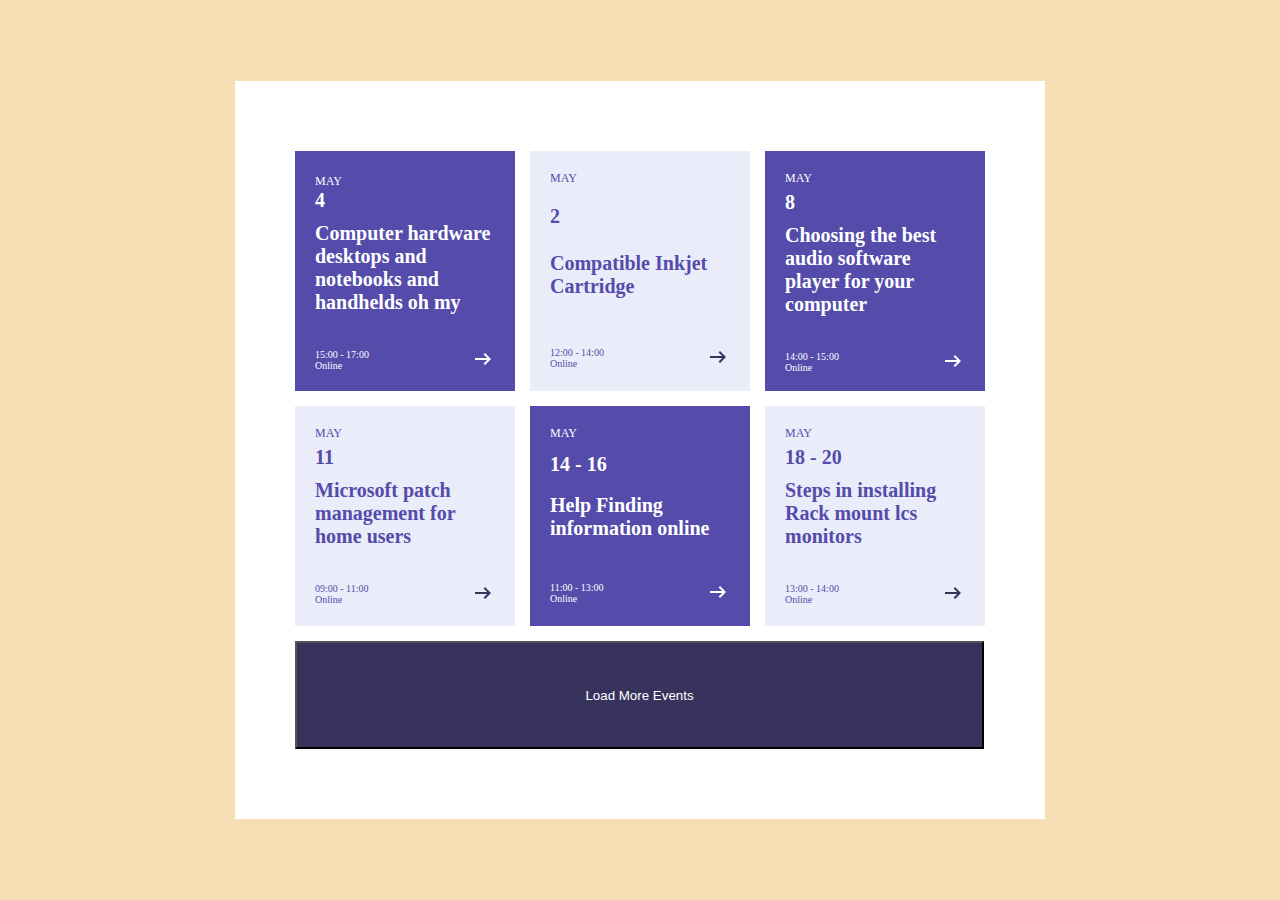
<file: Task1/index.html>
<!DOCTYPE html>
<html lang="en">
<head>
    <meta charset="UTF-8">
    <meta name="viewport" content="width=device-width, initial-scale=1.0">
    <title>Document</title>
    <link rel="stylesheet" href="./style.css">
</head>
<body>
 <div class="container">
   <div class="card">
    <div class="card_top">
        
    
     <span class="month">may</span>
     <h3 class="date">4</h3>
     <p class="title">
        Computer hardware desktops and notebooks and handhelds oh my
     </p>
    </div>
     <div class="info">
        <div class="info_left_side">
            <p class="card_time">15:00 - 17:00</p>
            <p class="card_type">Online</p>
        </div>
        <div class="info_right_side">
            <img src="./arrow.svg" alt="arrow">
        </div>
     </div>
   </div>
  <div class="card">
     <span class="month">may</span>
      <h3 class="date">2</h3>
     <p class="title">
        Compatible Inkjet Cartridge
      </p>
      <div class="info">
        <div class="info_left_side">
            <p class="card_time">12:00 - 14:00</p>
            <p class="card_type">Online</p>
        </div>
        <div class="info_right_side">
            <img src="./arrow_black.svg" alt="arrow">
        </div>
     </div>
   </div>
   
   <div class="card">
    <span class="month">may</span>
      <h3 class="date">8</h3>
     <p class="title">
        Choosing the best audio software player for your computer
      </p>
      <div class="info">
        <div class="info_left_side">
            <p class="card_time">14:00 - 15:00</p>
            <p class="card_type">Online</p>
        </div>
        <div class="info_right_side">
            <img src="./arrow.svg" alt="arrow">
        </div>
     </div>
   </div>
   <div class="card">
    <span class="month">may</span>
      <h3 class="date">11</h3>
     <p class="title">
        Microsoft patch management for home users
      </p>
      <div class="info">
        <div class="info_left_side">
            <p class="card_time">09:00 - 11:00</p>
            <p class="card_type">Online</p>
        </div>
        <div class="info_right_side">
            <img src="./arrow_black.svg" alt="arrow">
        </div>
     </div>
   </div>
   <div class="card">
    <span class="month">may</span>
    <h3 class="date">14 - 16</h3>
   <p class="title">
    Help Finding information online
    </p>
    <div class="info">
      <div class="info_left_side">
          <p class="card_time">11:00 - 13:00</p>
          <p class="card_type">Online</p>
      </div>
      <div class="info_right_side">
          <img src="./arrow.svg" alt="arrow">
      </div>
   </div>
   </div>
   <div class="card">
    <span class="month">may</span>
    <h3 class="date">18 - 20</h3>
   <p class="title">
    Steps in installing Rack mount lcs monitors
    </p>
    <div class="info">
      <div class="info_left_side">
          <p class="card_time">13:00 - 14:00</p>
          <p class="card_type">Online</p>
      </div>
      <div class="info_right_side">
          <img src="./arrow_black.svg" alt="arrow">
      </div>
   </div>
   </div>
   
   <button class="button">Load More Events</button>
 </div>  
</body>
</html>
</file>
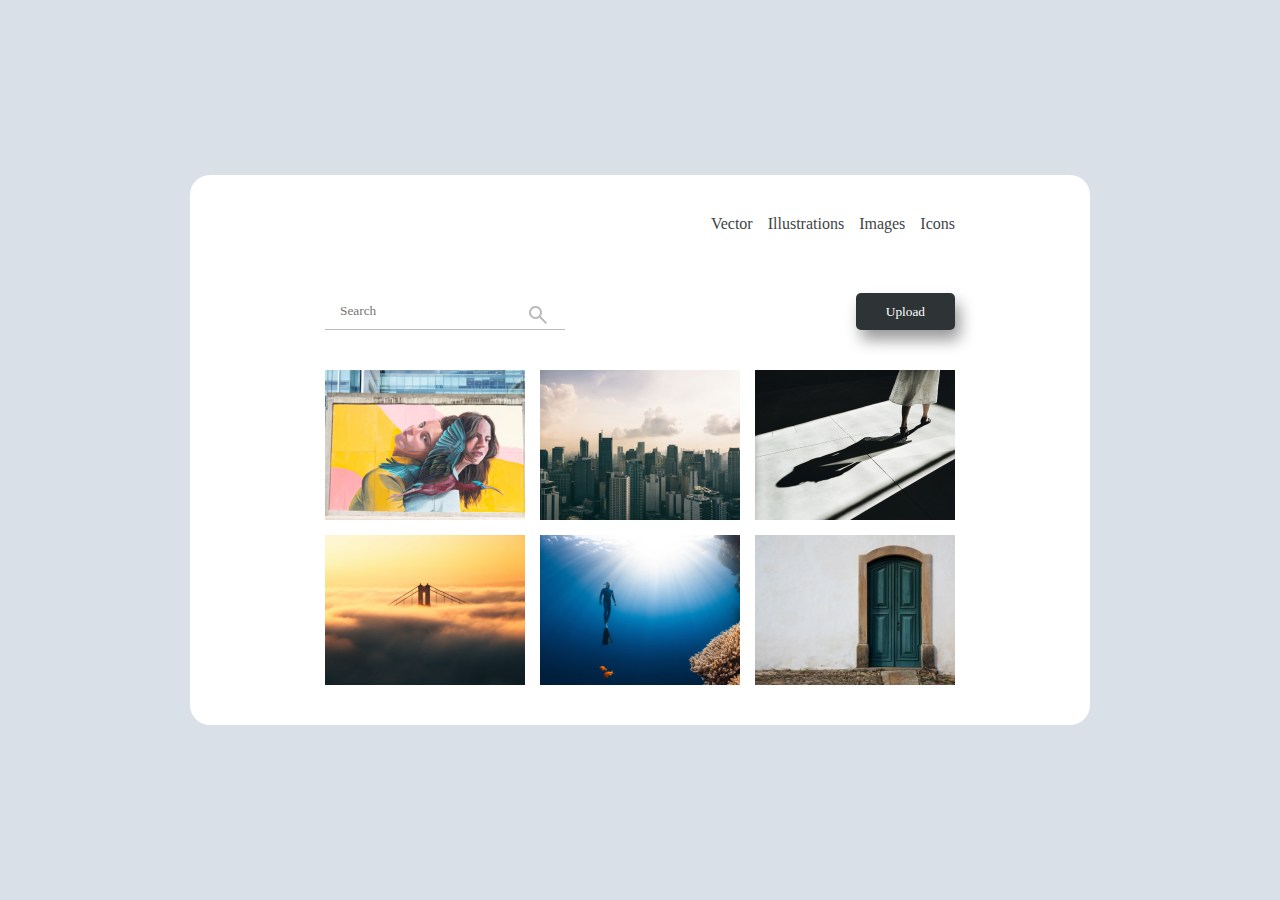
<file: Task2/index.html>
<!DOCTYPE html>
<html lang="en">
<head>
    <meta charset="UTF-8">
    <meta name="viewport" content="width=device-width, initial-scale=1.0">
    <title>Document</title>
    <link rel="stylesheet" href="./style.css">
</head>
<body>
    <div class="container">
        <header>
            <nav>
                <ul class="main-menu">
                    <li><a href="#">Vector</a></li>
                    <li><a href="#">Illustrations</a></li>
                    <li><a href="#">Images</a></li>
                    <li><a href="#">Icons</a></li>
                </ul>
            </nav>
        </header>
        <div class="search-bar">
            
            <div class="search-bar-left">
            <input type="text" placeholder="Search">
            <img src="./assets/icons/search.svg" alt="search">
            </div>
            <button class="btn">Upload</button>
        </div>
        <div class="grid-container">
           <div class="card">
            <img src="./assets/images/Image.png" alt="Image">
           </div>
           <div class="card">
            <img src="./assets/images/Building_image.png" alt="Image">
           </div>
           <div class="card">
            <img src="./assets/images/Shadow_image.png" alt="Image">
           </div>
           <div class="card">
            <img src="./assets/images/Clouds_image.png" alt="Image">
           </div>
           <div class="card">
            <img src="./assets/images/Sea_image.png" alt="Image">
           </div>
           <div class="card">
            <img src="./assets/images/Door_image.png" alt="Image">
           </div>
        </div>
    </div>
</body>
</html>
</file>
<file: Task1/style.css>
*{
margin: 0;
padding: 0;
box-sizing: border-box;
}


body{
    min-height: 100vh;
    background-color: wheat;
   display: grid; 
   place-items: center;

}

.container{

 background-color: #fff;
 padding: 70px 60px;
 display: grid;
 grid-template-columns: repeat(3, 220px);
 grid-template-rows: 240px 220px;
 gap: 15px;
}

.card{
    padding: 20px;
    display: flex;
    flex-direction: column;
    justify-content: space-between;
}

.card:nth-child(odd){
 background-color:  #544BAB;
 color: #fff;
    
}

.card:nth-child(even){
    background-color:#EAECF9;
    color: #544BAB;
}

.month {
    font-size: 12px;
    text-transform: uppercase;
    margin-bottom: 5px
}

.date{
    font-size: 20px;
    font-weight: 700;
    margin-bottom: 10px;
 
    
}

.title{
   font-size: 20px;
   font-weight: 700;
   margin-bottom: 33px;
}

.info{
    display: flex;
    justify-content:space-between;
    align-items: center;
    font-size: 10px;
}   


.button{
    width: 689px;
    height: 108px;
    background-color: #37335D;
    color: white;
    cursor: pointer;
}
</file>
<file: Task2/style.css>
*{
    margin: 0;
    padding: 0;
    box-sizing: border-box;
}

body{
    display: flex;
    justify-content: center;
    align-items: center;
    min-height: 100vh;
    background-color: #dae0e7;
}

.container{
  padding: 40px 135px;
  background-color: rgb(255, 255, 255);
  border-radius: 20px;
}

.grid-container{
  display: grid;
  grid-template-columns: repeat(3, 200px);  
  grid-template-rows: repeat(2, 150px);
  gap: 15px;
}

.card{
    background-color: red;
}

nav{
    display: flex;
    justify-content: flex-end;
}

.main-menu{
    display: flex;
    list-style: none;
    margin-left: auto;
    gap: 15px;
    margin-bottom: 60px;
}

.main-menu a{
    text-decoration: none;
    color: #3F4446;
    padding-bottom: 5px;
    border-bottom: 1px solid transparent;
    transition: all 0.2s linear;
}

.main-menu a:hover{
    border-color: #3F4446;;
}

.search-bar{
    display: flex;
    justify-content: space-between;
    margin-bottom: 40px;
}

.btn{
    background-color: #2e3336;
    text-transform:capitalize;
    color: #fff;
    padding: 10px 30px;
    border-radius: 5px ;
    border: none;
    font-family: inherit;
    cursor: pointer;
    box-shadow: 5px 10px 15px rgba(0,0,0,0.4);
}

.btn:active{
    transform: scale(0.95);
    box-shadow: 2px 5px 10px rgba(0,0,0,0.4);
}

.search-bar-left{
   width: 240px;
   position: relative; 
}

.search-bar-left input{
    width: 100%;
    padding: 10px 15px ;
    border: none;
    border-bottom: 1px solid #bbb;
    outline: none;
    font-family: inherit;
}

.search-bar-left img{
 position: absolute;
 right: 15px;
 top: 10px;
}
</file>
